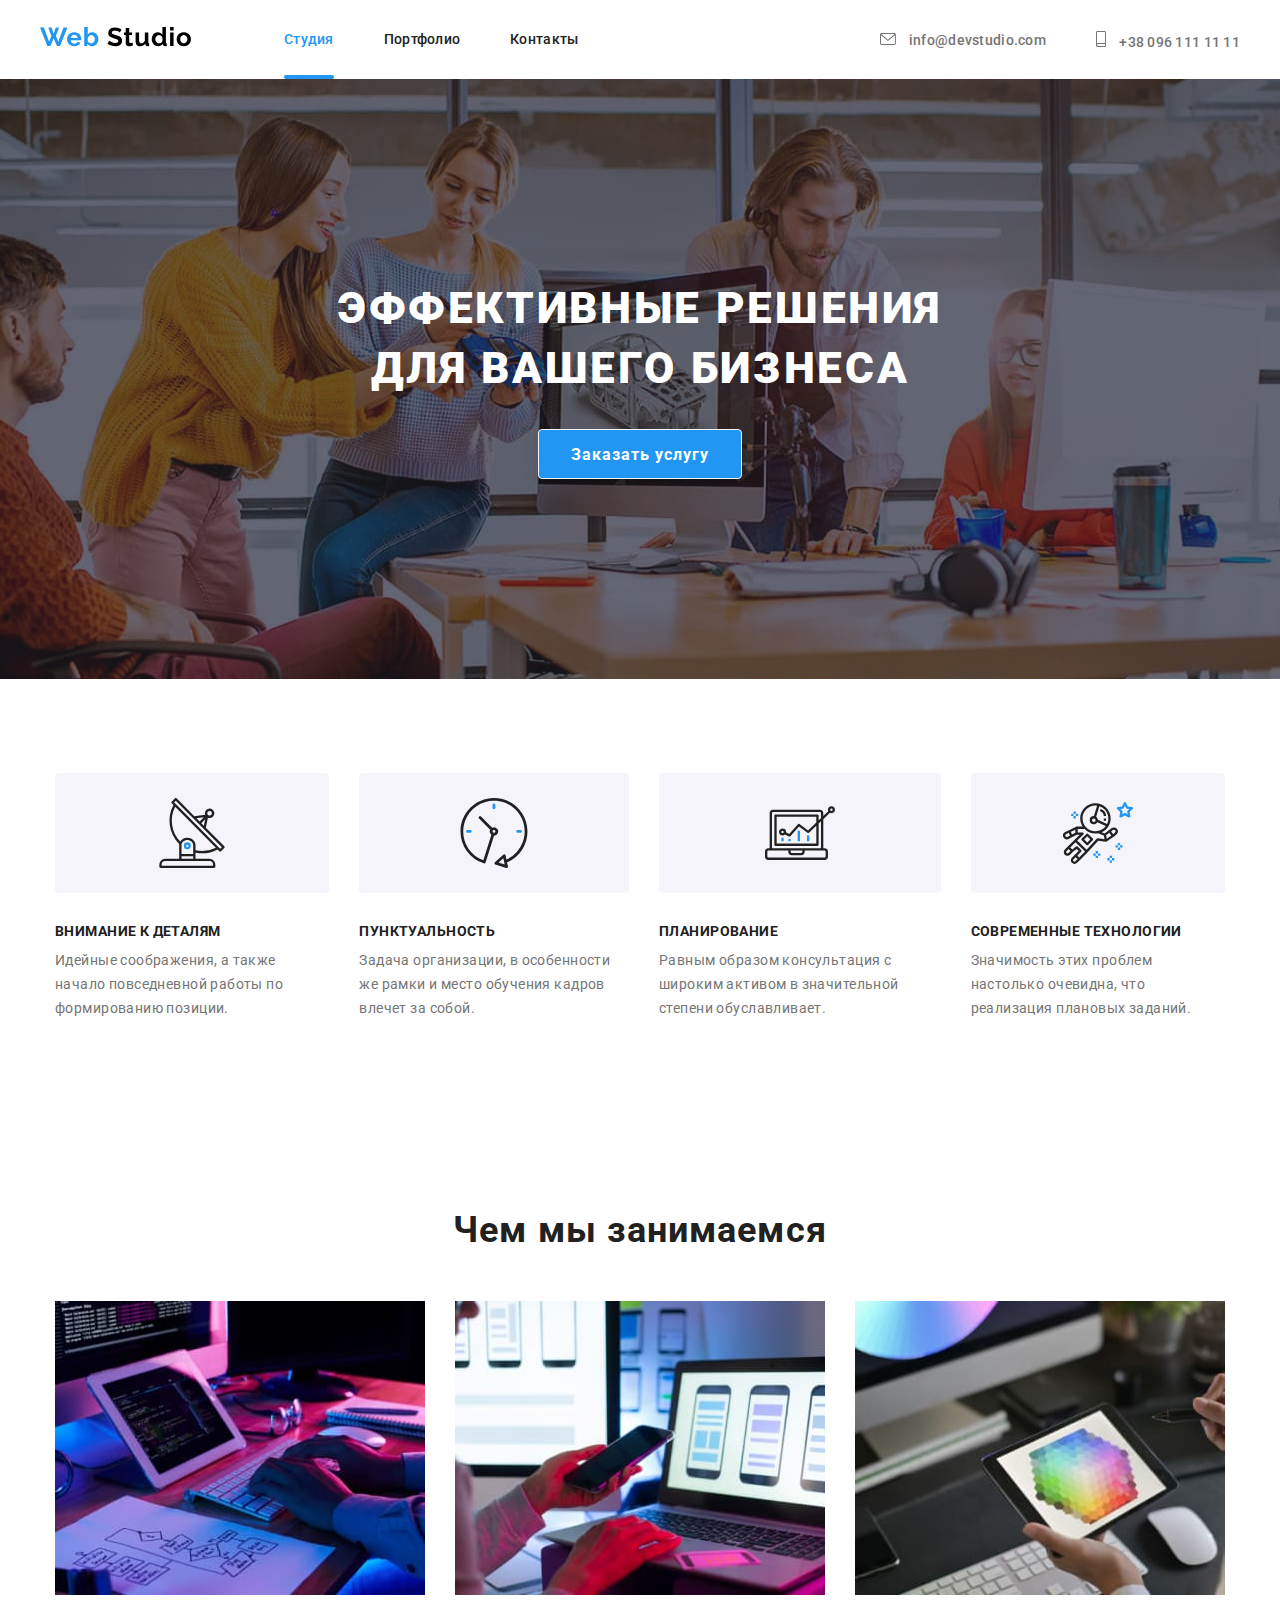
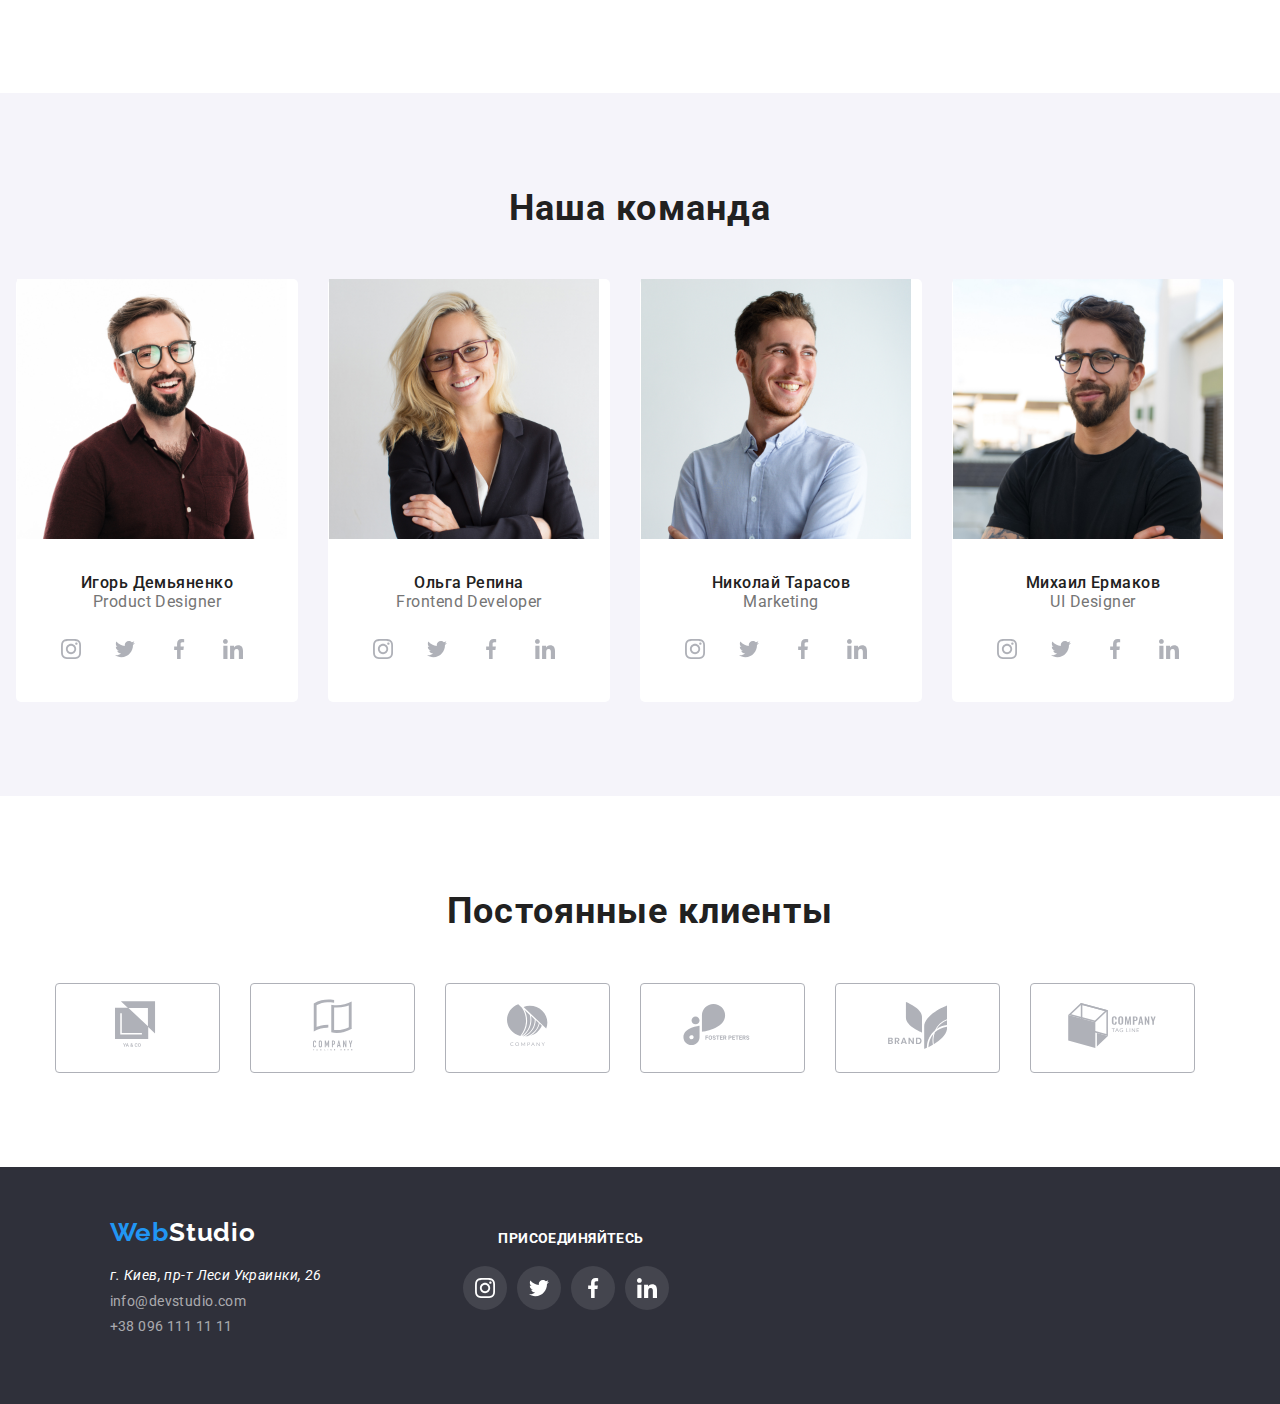
<file: index.html>
<!DOCTYPE html>
<html lang="en">

<head>
    <meta charset="UTF-8">
    <meta name="viewport" content="width=device-width, initial-scale=1.0">
    <link rel="stylesheet" href="./css/normalize.css">
    <link rel="stylesheet" href="./css/style.css">
    <link rel="preconnect" href="https://fonts.gstatic.com">
    <link
        href="https://fonts.googleapis.com/css2?family=Montserrat:wght@400;500;600;700;800&family=Roboto:wght@400;500;700&display=swap"
        rel="stylesheet">
    <link
        href="https://fonts.googleapis.com/css2?family=Montserrat:wght@400;500;600;700;800&family=Raleway:wght@700&family=Roboto:wght@400;500;700&display=swap"
        rel="stylesheet">
    <title>home-work-2</title>
</head>

<body>
    <header>
        <div class="header-box">
            <nav class="menu">
                <a class="logo link" href="#">
                    <img src="./images/WebStudio.svg" alt="логотип">
                </a>
                <ul class="nav-list list">
                    <li class="item curent"><a class="nav-item list curent" href="#">Студия</a></li>
                    <li class="item"><a class="nav-item list" href="./portfolio.html">Портфолио</a></li>
                    <li class="item"><a class="nav-item list" href="">Контакты</a></li>
                </ul>
            </nav>
            <address>
                <ul class="address list">
                    <li class="item">
                        <a class="address-item list " href="mailto:info@devstudio.com">
                            <svg class="icon-address mail">
                                <use href="./images/icons/symbol-defs.svg#icon-envelope"></use>
                            </svg>
                            info@devstudio.com
                        </a>
                    </li>
                    <li class="item">
                        <a class="address-item list" href="tel:+380961111111">
                            <svg class="icon-address tell">
                                <use href="./images/icons/symbol-defs.svg#icon-smartphone">
                                </use>
                            </svg>
                            +38 096 111 11 11 </a>
                    </li>
                </ul>
            </address>
        </div>
    </header>
    <main>
        <!--герой-->
        <section class="hero">
            <h1 class="hero-title">Эффективные решения <br>
                для вашего бизнеса</h1>
            <button class="hero-btn btn">Заказать услугу</button>
        </section>
        <!--Особенности-->
        <section class="advantages">
            <div class="container">
                <h2 class="visually-hidden"> Особенности</h2>
                <ul class="advantages-list list ">
                    <li class="advantages-item icon-antenna">
                        <h3>Внимание к деталям</h3>
                        <p>Идейные соображения, а также начало повседневной работы по формированию позиции.</p>
                    </li>
                    <li class="advantages-item icon-clock">
                        <h3>Пунктуальность</h3>
                        <p>Задача организации, в особенности же рамки и место обучения кадров влечет за собой.</p>
                    </li>
                    <li class="advantages-item icon-diagram">
                        <h3>Планирование</h3>
                        <p>Равным образом консультация с широким активом в значительной степени обуславливает.</p>
                    </li>
                    <li class="advantages-item icon-astronaut">
                        <h3>Современные технологии</h3>
                        <p>Значимость этих проблем настолько очевидна, что реализация плановых заданий.</p>
                    </li>
                </ul>
            </div>
        </section>
        <!--Чем мы занимаемся-->
        <section>
            <h2 class="section-h">Чем мы занимаемся</h2>
            <div class="container">
                <ul class="about-list list  ">
                    <li class="item">
                        <img src="./images/box1.jpg" width="370" alt="images1">
                    </li>
                    <li class="item">
                        <img src="./images/box2.jpg" width="370" alt="images2">
                    </li>
                    <li class="item">
                        <img src="./images/box3.jpg" width="370" alt="images3">
                    </li>
                </ul>
            </div>
        </section>
        <!-- наша команда -->
        <section class="team">
            <h2 class="section-h">Наша команда</h2>
            <div class="container">
                <ul class="team-list list">
                    <li class="team-card ">
                        <img src="./images/img(6).jpg" width="270" alt="photo">
                        <div class="card-des">
                            <h3>Игорь Демьяненко</h3>
                            <p>Product Designer</p>
                            <ul class="social list">
                                <li class="social-item">
                                    <a class="social-link" href="#">
                                        <svg class="social-icon">
                                            <use href=" ./images/icons/symbol-defs.svg#icon-insta">
                                            </use>
                                        </svg>
                                    </a>
                                </li>
                                <li class="social-item">
                                    <a class="social-link" href="#">
                                        <svg class="social-icon" width="20" height="20">
                                            <use href=" ./images/icons/symbol-defs.svg#icon-twitter">
                                            </use>
                                        </svg>
                                    </a>
                                </li>
                                <li class="social-item">
                                    <a class="social-link" href="#">
                                        <svg class="social-icon" width="20" height="20">
                                            <use href=" ./images/icons/symbol-defs.svg#icon-fb">
                                            </use>
                                        </svg>
                                    </a>
                                </li>
                                <li class="social-item">
                                    <a class="social-link" href="#">
                                        <svg class="social-icon" width="20" height="20">
                                            <use href="./images/icons/symbol-defs.svg#icon-in">
                                            </use>
                                        </svg>
                                    </a>
                                </li>
                            </ul>
                        </div>
                    </li>
                    <li class="team-card">
                        <img src=" ./images/img(5).jpg " width="270" alt="photo">
                        <div class="card-des">
                            <h3>Ольга Репина</h3>
                            <p>Frontend Developer</p>
                            <ul class="social list">
                                <li class="social-item">
                                    <a class="social-link" href="#">
                                        <svg class="social-icon" width="20" height="20">
                                            <use href=" ./images/icons/symbol-defs.svg#icon-insta">
                                            </use>
                                        </svg>
                                    </a>
                                </li>
                                <li class="social-item">
                                    <a class="social-link" href="#">
                                        <svg class="social-icon" width="20" height="20">
                                            <use href="./images/icons/symbol-defs.svg#icon-twitter">
                                            </use>
                                        </svg>
                                    </a>
                                </li>
                                <li class="social-item">
                                    <a class="social-link" href="#">
                                        <svg class="social-icon" width="20" height="20">
                                            <use href="./images/icons/symbol-defs.svg#icon-fb">
                                            </use>
                                        </svg>
                                    </a>
                                </li>
                                <li class="social-item">
                                    <a class="social-link" href="#">
                                        <svg class="social-icon" width="20" height="20">
                                            <use href=" ./images/icons/symbol-defs.svg#icon-in">
                                            </use>
                                        </svg>
                                    </a>
                                </li>
                            </ul>
                        </div>
                    </li>
                    <li class="team-card">
                        <img src=" ./images/img(4).jpg" width="270" alt="photo">
                        <div class="card-des">
                            <h3>Николай Тарасов</h3>
                            <p>Marketing</p>
                            <ul class="social list">
                                <li class="social-item">
                                    <a class="social-link" href="#">
                                        <svg class="social-icon" width="20" height="20">
                                            <use href=" ./images/icons/symbol-defs.svg#icon-insta">
                                            </use>
                                        </svg>
                                    </a>
                                </li>
                                <li class="social-item">
                                    <a class="social-link" href="#">
                                        <svg class="social-icon" width="20" height="20">
                                            <use href="./images/icons/symbol-defs.svg#icon-twitter">
                                            </use>
                                        </svg>
                                    </a>
                                </li>
                                <li class="social-item">
                                    <a class="social-link" href="#">
                                        <svg class="social-icon" width="20" height="20">
                                            <use href="./images/icons/symbol-defs.svg#icon-fb">
                                            </use>
                                        </svg>
                                    </a>
                                </li>
                                <li class="social-item">
                                    <a class="social-link" href="#">
                                        <svg class="social-icon" width="20" height="20">
                                            <use href=" ./images/icons/symbol-defs.svg#icon-in">
                                            </use>
                                        </svg>
                                    </a>
                                </li>
                            </ul>
                        </div>
                    </li>
                    <li class="team-card">
                        <img src=" ./images/img(3).jpg" width="270" alt="photo">
                        <div class="card-des">
                            <h3>Михаил Ермаков</h3>
                            <p>UI Designer</p>
                            <ul class="social list">
                                <li class="social-item">
                                    <a class="social-link" href="#">
                                        <svg class="social-icon" width="20" height="20">
                                            <use href=" ./images/icons/symbol-defs.svg#icon-insta">
                                            </use>
                                        </svg>
                                    </a>
                                </li>
                                <li class="social-item">
                                    <a class="social-link" href="#">
                                        <svg class="social-icon" width="20" height="20">
                                            <use href=" ./images/icons/symbol-defs.svg#icon-twitter">
                                            </use>
                                        </svg>
                                    </a>
                                </li>
                                <li class="social-item">
                                    <a class="social-link" href="#">
                                        <svg class="social-icon" width="20" height="20">
                                            <use href=" ./images/icons/symbol-defs.svg#icon-fb">
                                            </use>
                                        </svg>
                                    </a>
                                </li>
                                <li class="social-item">
                                    <a class="social-link" href="#">
                                        <svg class="social-icon" width="20" height="20">
                                            <use href=" ./images/icons/symbol-defs.svg#icon-in">
                                            </use>
                                        </svg>
                                    </a>
                                </li>
                            </ul>
                        </div>
                    </li>
                </ul>
            </div>
        </section>
        <section class="regular-clients">
            <h2>Постоянные клиенты</h2>
            <ul class="clients list">
                <li class="client">
                    <a class="clients-logo item" href=#>
                        <svg class="clients-icon" width="44.27" height="49.23">
                            <use href=" ./images/icons/symbol-defs.svg#icon-logo1" widht=""></use>
                        </svg>
                    </a>
                </li>
                <li class="client">
                    <a class="clients-logo item" href=#>
                        <svg class="clients-icon" width="40" height="52">
                            <use href=" ./images/icons/symbol-defs.svg#icon-logo2" widht=""></use>
                        </svg>
                    </a>
                </li>
                <li class="client">
                    <a class="clients-logo item" href=#>
                        <svg class="clients-icon" width="41" height="42.6">
                            <use href=" ./images/icons/symbol-defs.svg#icon-logo3" widht=""></use>
                        </svg>
                    </a>
                </li>
                <li class="client">
                    <a class=" clients-logo item" href=#>
                        <svg class="clients-icon" width="79.66" height="42.02">
                            <use href=" ./images/icons/symbol-defs.svg#icon-logo4" widht=""></use>
                        </svg>
                </li>
                <li class="client">
                    <a class=" clients-logo item" href=#>
                        <svg class="clients-icon" width="59" height="47">
                            <use href=" ./images/icons/symbol-defs.svg#icon-logo5" widht=""></use>
                        </svg>
                    </a>
                </li>
                <li class="client">
                    <a class=" clients-logo item" href=#>
                        <svg class="clients-icon" width="88.48" height="45.44">
                            <use href=" ./images/icons/symbol-defs.svg#icon-logo6" widht=""></use>
                        </svg>
                    </a>
                </li>
            </ul>
        </section>
    </main>
    <footer>
        <div class="content">
            <div class="logo-addres">
                <a class="logo-link list" href="#">
                    <span>Web</span>Studio
                </a>
                <address>
                    <ul class="contacts">
                        <li class="contacts-list list">г. Киев, пр-т Леси Украинки, 26</li>
                        <li class="contacts-list list">
                            <a class="contacts-item list" href="mailto:info@devstudio.com">info@devstudio.com
                            </a>
                        </li>
                        <li class="contacts-list list">
                            <a class="contacts-item list" href="tel:+380961111111"> +38 096 111 11 11 </a>
                        </li>
                    </ul>
                </address>
            </div>
            <div class="join">
                <h3 class="join-title">присоединяйтесь</h3>
                <ul class="social item">
                    <li class="social-item insta">
                        <a class="footer-icon" href="#">
                            <svg class="icon">
                                <use href=" ./images/icons/symbol-defs.svg#icon-insta">
                                </use>
                            </svg>
                        </a>
                    </li>
                    <li class="social-item twitter">
                        <a class="footer-icon" href="#">
                            <svg class="icon">
                                <use href=" ./images/icons/symbol-defs.svg#icon-twitter">
                                </use>
                            </svg>
                        </a>
                    </li>
                    <li class="social-item fb">
                        <a class="footer-icon" href="#">
                            <svg class="icon">
                                <use href=" ./images/icons/symbol-defs.svg#icon-fb">
                                </use>
                            </svg>
                        </a>
                    </li>
                    <li class="social-item in">
                        <a class="footer-icon" href="#">
                            <svg class="icon">
                                <use href=" ./images/icons/symbol-defs.svg#icon-in">
                                </use>
                            </svg>
                        </a>
                    </li>
                </ul>
            </div>
            <div class="form"></div>
    </footer>

</body>

</html>
</file>
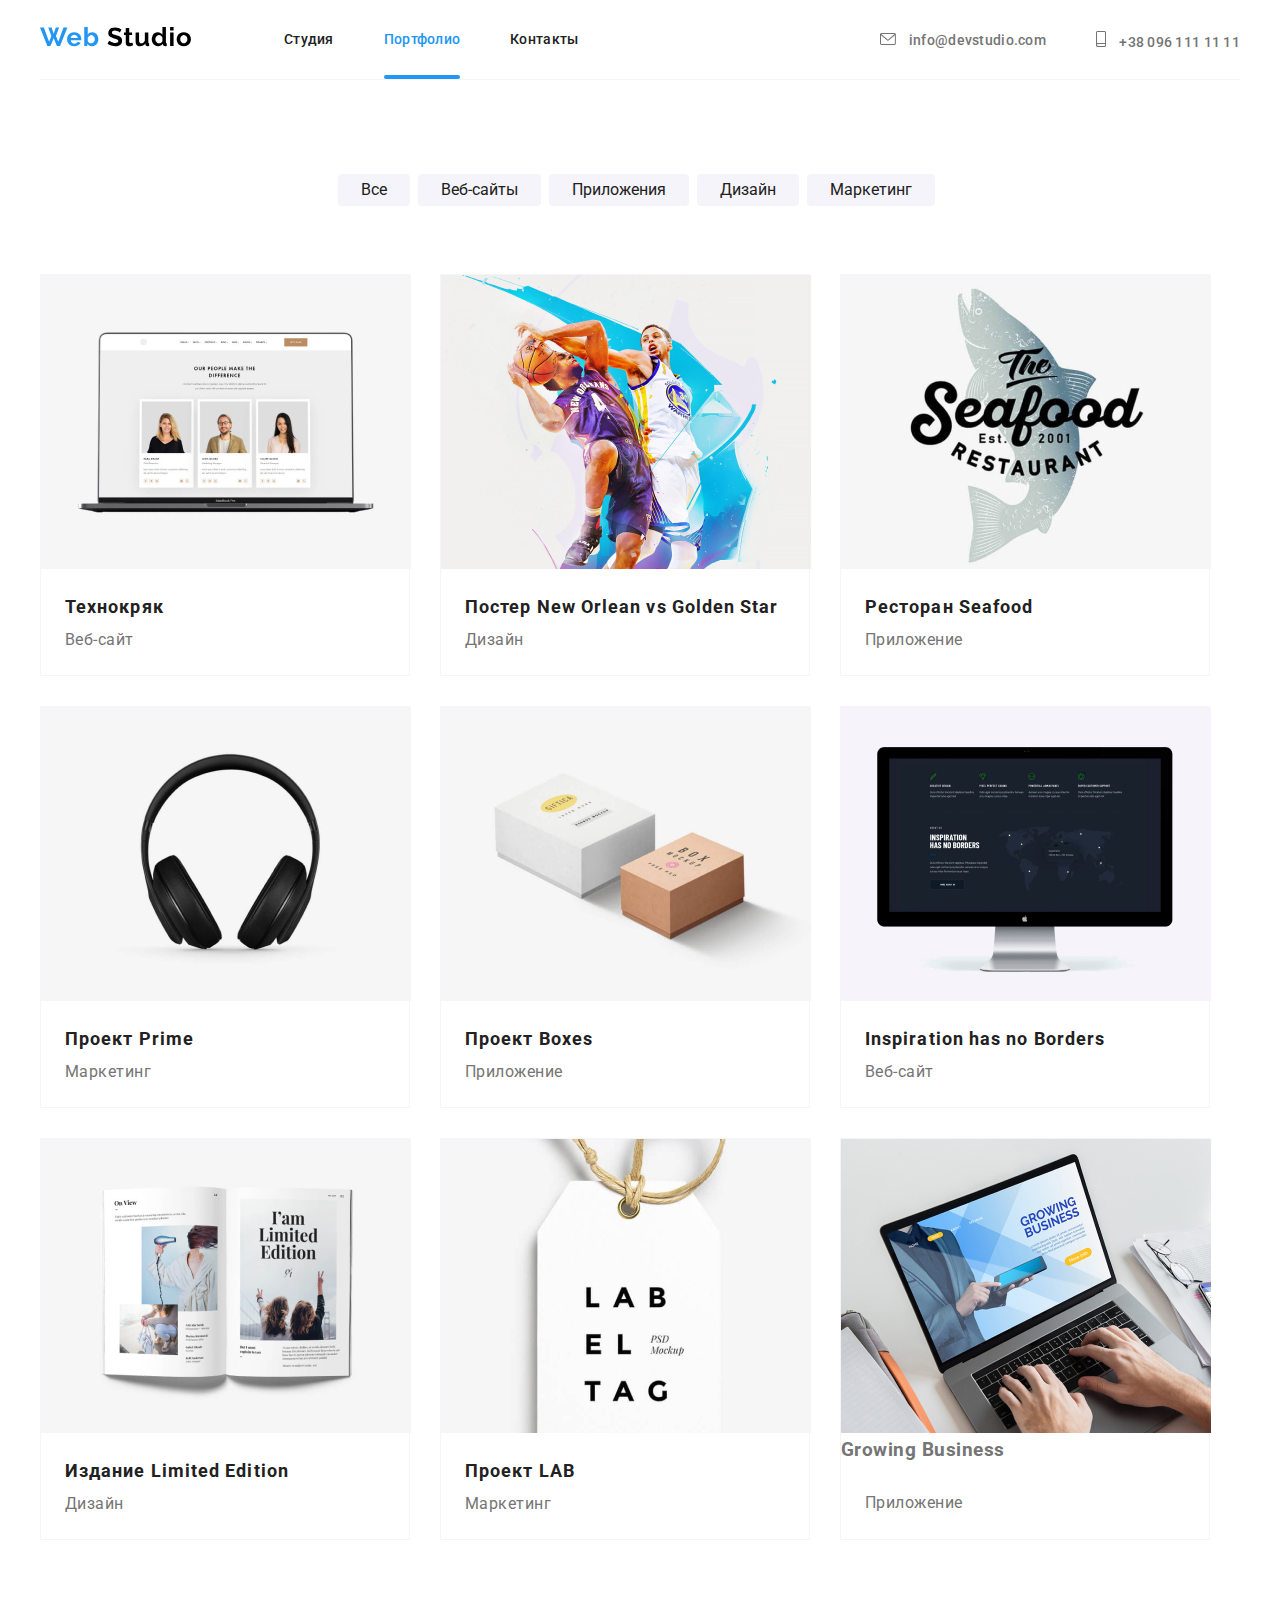
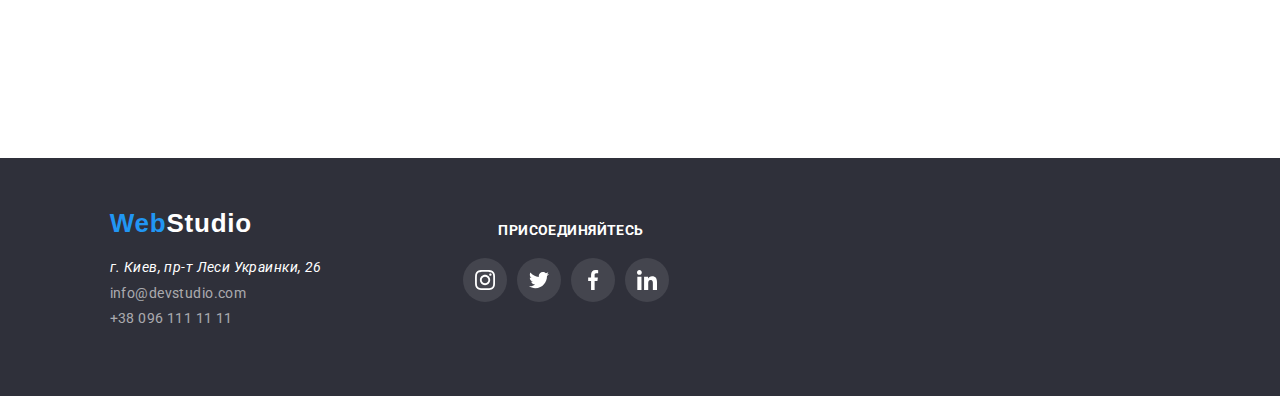
<file: portfolio.html>
<!DOCTYPE html>
<html lang="en">

<head>
    <meta charset="UTF-8">
    <meta name="viewport" content="width=device-width, initial-scale=1.0">
    <link
        href="https://fonts.googleapis.com/css2?family=Montserrat:wght@400;500;600;700;800&family=Roboto:wght@400;500;700&display=swap"
        rel="stylesheet">
    <link rel="stylesheet" href="./css/normalize.css">
    <link rel="stylesheet" href="./css/style.css">
    <title>Document</title>
</head>

<body>
    <header>
        <div class="header-box-p">
            <nav class="menu">
                <a class="logo link" href="#">
                    <img src="./images/WebStudio.svg" alt="логотип">
                </a>
                <ul class="nav-list list">
                    <li class="item"><a class="nav-item list" href="./index.html">Студия</a></li>
                    <li class="item curent"><a class="nav-item list curent" href="./index.html">Портфолио</a></li>
                    <li class="item"><a class="nav-item list" href="">Контакты</a></li>
                </ul>
            </nav>
            <address>
                <ul class="address list">
                    <li class="item">
                        <a class="address-item list " href="mailto:info@devstudio.com">
                            <svg class="icon-address mail">
                                <use href="./images/icons/symbol-defs.svg#icon-envelope"></use>
                            </svg>
                            info@devstudio.com
                        </a>
                    </li>
                    <li class="item">
                        <a class="address-item list" href="tel:+380961111111">
                            <svg class="icon-address tell">
                                <use href="./images/icons/symbol-defs.svg#icon-smartphone">
                                </use>
                            </svg>
                            +38 096 111 11 11 </a>
                    </li>
                </ul>
            </address>
        </div>

    </header>
    <main>
        <section class="portfolio">

            <h2 class="visually-hidden">Портфолио</h2>
            <!--filter-->
            <ul class="filter list">
                <li class="filter-btn">
                    <button class="btn anchor list">Все</button>
                </li>
                <li class="filter-btn">
                    <button class="btn anchor list">Веб-сайты</button>
                </li>
                <li class="filter-btn">
                    <button class="btn anchor list">Приложения</button>
                </li>
                <li class="filter-btn">
                    <button class="btn anchor list">Дизайн</button>
                </li>
                <li class="filter-btn">
                    <button class="btn anchor list">Маркетинг</button>
                </li>
            </ul>
            <div class="cards">
                <!--cards-->
                <ul class="examples list">
                    <li class="examples-card">
                        <a class="card-link list" href="#">
                            <img class="examples-img" src="./images/texnokryak.jpg" alt="сайт Технокряк">
                            <div class="card-txt">
                                <h3>Технокряк</h3>
                                <p>Веб-сайт</p>
                            </div>
                        </a>
                    </li>
                    <li class="examples-card">
                        <a class="card-link list" href="#">
                            <img class="examples-img" src="./images/poster.jpg" alt="Постер New Orlean vs Golden Star">
                            <div class="card-txt">
                                <h3>Постер New Orlean vs Golden Star</h3>
                                <p>Дизайн</p>
                            </div>
                        </a>
                    </li>
                    <li class="examples-card">
                        <a class="card-link list" href="#">
                            <img class="examples-img" src="./images/seafood.jpg" alt="Ресторан Seafood">
                            <div class="card-txt">
                                <h3>Ресторан Seafood</h3>
                                <p>Приложение</p>
                            </div>
                        </a>
                    </li>
                    <li class="examples-card">
                        <a class="card-link list" href="#">
                            <img class="examples-img" src="./images/prime.jpg" alt="Проект Prime">
                            <div class="card-txt">
                                <h3>Проект Prime</h3>
                                <p>Маркетинг</p>
                            </div>
                        </a>
                    </li>
                    <li class="examples-card">
                        <a class="card-link list" href="#">
                            <img class="examples-img" src="./images/boxes.jpg" alt="Проект Boxes">
                            <div class="card-txt">
                                <h3>Проект Boxes</h3>
                                <p>Приложение</p>
                            </div>
                        </a>
                    </li>
                    <li class="examples-card">
                        <a class="card-link list" href="#">
                            <img class="examples-img" src="./images/inspiration.jpg" alt="Inspiration has no Borders">
                            <div class="card-txt">
                                <h3>Inspiration has no Borders</h3>
                                <p>Веб-сайт</p>
                            </div>
                        </a>
                    </li>
                    <li class="examples-card">
                        <a class="card-link list" href="#">
                            <img class="examples-img" src="./images/limited.jpg" alt="Издание Limited Edition">
                            <div class="card-txt">
                                <h3>Издание Limited Edition</h3>
                                <p>Дизайн</p>
                            </div>
                        </a>
                    </li>
                    <li class="examples-card">
                        <a class="card-link list" href="#">
                            <img class="examples-img" src="./images/lab.jpg" alt="Проект LAB">
                            <div class="card-txt">
                                <h3>Проект LAB</h3>
                                <p>Маркетинг</p>
                            </div>
                        </a>
                    </li>
                    <li class="examples-card">
                        <a class="card-link list" href="#">
                            <img class="examples-img" src="./images/growing.jpg" alt="Growing Business">
                            <h3>Growing Business</h3>
                            <div class="card-txt">
                                <p>Приложение</p>
                            </div>
                        </a>
                    </li>
                </ul>
            </div>
        </section>

    </main>
    <footer>
        <div class="content">
            <div class="logo-addres">
                <a class="logo-link list" href="#">
                    <span>Web</span>Studio
                </a>
                <address>
                    <ul class="contacts">
                        <li class="contacts-list list">г. Киев, пр-т Леси Украинки, 26</li>
                        <li class="contacts-list list">
                            <a class="contacts-item list" href="mailto:info@devstudio.com">info@devstudio.com
                            </a>
                        </li>
                        <li class="contacts-list list">
                            <a class="contacts-item list" href="tel:+380961111111"> +38 096 111 11 11 </a>
                        </li>
                    </ul>
                </address>
            </div>
            <div class="join">
                <h3 class="join-title">присоединяйтесь</h3>
                <ul class="social item">
                    <li class="social-item insta">
                        <a class="footer-icon" href="#">
                            <svg class="icon">
                                <use href="./images/icons/symbol-defs.svg#icon-insta">
                                </use>
                            </svg>
                        </a>
                    </li>
                    <li class="social-item twitter">
                        <a class="footer-icon" href="#">
                            <svg class="icon">
                                <use href="./images/icons/symbol-defs.svg#icon-twitter">
                                </use>
                            </svg>
                        </a>
                    </li>
                    <li class="social-item fb">
                        <a class="footer-icon" href="#">
                            <svg class="icon">
                                <use href="./images/icons/symbol-defs.svg#icon-fb">
                                </use>
                            </svg>
                        </a>
                    </li>
                    <li class="social-item in">
                        <a class="footer-icon" href="#">
                            <svg class="icon">
                                <use href="./images/icons/symbol-defs.svg#icon-in">
                                </use>
                            </svg>
                        </a>
                    </li>
                </ul>
            </div>
            <div class="form"></div>
    </footer>
</body>

</html>
</file>
<file: css/style.css>
/* палитра цветов
black-color: #000000
blue accent-color: #2196F3;
grey p -text: #757575;
text-h-color: #212121;
контакты в подвале: rgba(255, 255, 255, 0.6);
}*/

:root {
    --primari-text-color: #757575;
    --title-text-color: #212121;
    --accent-color: #2196F3;
    --white-color: #ffffff;
    --black-color: #2F303A;
    --section-color: #F5F4FA;
    --footer-w-color: rgba(255, 255, 255, 0.6);
    --border-color:#AFB1B8;
    --icon-color: #AFB1B8;
    --icon-bgc-footer:rgba(255, 255, 255, 0.1);
}


body {
    color: var(--primari-text-color);
    font-family: 'Roboto', sans-serif;
    list-style: none;
    text-decoration: none;

}


.visually-hidden {
    position: absolute;
    width: 1px;
    height: 1px;
    margin: -1px;
    border: 0;
    padding: 0;

    white-space: nowrap;
    clip-path: inset(100%);
    clip: rect(0 0 0 0);
    overflow: hidden;
}

.list,
.nav-item {
    list-style: none;
    text-decoration: none;
}

.header-box {
    display: flex;
    align-items: center;
    justify-content: space-between;
    width: 1200px;
    margin: 0 auto;
}


.menu {
    display: flex;
    align-items: center;
    justify-content: space-around;
}

.nav-list {
    display: flex;
    margin-left: 93px;
}

.nav-list .item.curent  ::after {
    content: "";
    width: inherit;
    height: 4px;
    background: var(--accent-color);
    border-radius: 2px;
    display: flex;
    margin-top: 27px;

}

.nav-list .item+.item {
    margin-left: 50px;
}

.nav-item {
    display: block;
    padding-top: 32px;
    /* padding-bottom: 32px; */
    font-size: 14px;
    font-weight: 500;
    line-height: 1.14;
    letter-spacing: 0.02em;
    color: var(--title-text-color);
}

.nav-item:hover,
.nav-item:focus {
    color: var(--accent-color);
}

.curent {
    color: var(--accent-color);
}
/* .item::after {
    
    content: "";
   border: red;
    color: var(--accent-color);
    size: inherit;
} */

.address {
    display: flex;
    margin-left: auto;
}

.address .item:not(:last-child) {
    margin-right: 50px;
}

.address-item:hover,
.address-item:focus,
.address-item:hover svg,
.address-item:focus svg {
    color: var(--accent-color);
    fill: var(--accent-color);
}


.address a {
    font-family: Roboto;
    font-style: normal;
    font-weight: 500;
    font-size: 14px;
    line-height: 1.142px;
    letter-spacing: 0.02em;
    color: var(--primari-text-color);
}

.address li {
    display: flex;
    align-items: center;
    
}

.icon-address {
    display: inline-block;
    margin-right: 10px;
    fill: var(--primari-text-color);
    
}
.mail{
    width: 16px;
    height: 12px;

}
.tell {
    width: 10px;
    height: 16px;
}


.icon-address:hover,
.icon-address:focus {
 fill: var(--accent-color);
 }
    
 
.hero {
    text-align: center;
    justify-items: center;
    padding-top: 200px;
    padding-bottom: 200px;
    max-width: 1600px;
    margin: 0 auto;
    background-color: var(--black-color);
    color: var(--white-color);
    background-image: linear-gradient(
        to right,
         rgba(47, 48, 58, 0.4),
         rgba(47, 48, 58, 0.4)
         ), 
    url(../images/hero.jpg);
    background-repeat: no-repeat;
    background-size: cover;
    background-position: center;

}

.hero-title {
    font-weight: 900;
    font-size: 44px;
    margin-bottom: 30px;
    line-height: 1.36;
    letter-spacing: 0.06em;
    text-transform: uppercase;
}

.hero .hero-btn {
    font: roboto;
    background-color: var(--accent-color);
    color: var(--white-color);
    border-radius: 4px;
    padding: 10px 32px;
    height: 50px;
    box-shadow: 0px 4px 4px rgba(0, 0, 0, 0.15);
    font-weight: bold;
    font-size: 16px;
    line-height: 1.875;
    letter-spacing: 0.06em;
}

.hero-btn:hover,
.hero-btn:focus,
.filter .btn:hover,
.filter .btn:focus {
    font: roboto;
    background-color: var(--accent-color);
    color: var(--white-color);


}

.container {
    display: flex;
    width: 1200px;
    padding-right: 15px;
    padding-left: 15px;
    justify-content: center;
    margin: 0 auto;
    padding-bottom: 94px;
}


/* Оссобености */
.advantages {
    margin-left: auto;
    margin-right: auto;
    padding-top: 94px;
    padding-bottom: 94px;
}


.advantages-list {
    display: flex;
    justify-content: space-around;
}

.advantages-list li:not(:last-child) {
    margin-right: 30px;
}

.advantages-item {
    display: block;
}

.advantages-item::before { 
    display: block;
    height: 120px;
    content: '';
    background: var(--section-color);
    background-repeat: no-repeat;
    background-size: contain;
    background-position: center;
    border-radius: 4px;
    margin-bottom: 30px;
}

.icon-antenna::before {
    background-size: 70px;
    background-image: url(../images/icons/antenna.svg);
 
}

.icon-clock::before {
    background-size: 70px;
   background-image: url(../images/icons/clock.svg);
}
.icon-diagram::before {
    background-size: 70px;
    background-image: url(../images/icons/diagram.svg);
}
.icon-astronaut::before {
    background-size: 70px;
    background-image: url(../images/icons/astronaut.svg);
}


.advantages-item h3 {
    font-weight: 700;
    font-size: 14px;
    line-height: 1.143;
    letter-spacing: 0.03em;
    text-transform: uppercase;
    color: var(--title-text-color);
    margin: 0;
    margin-bottom: 10px;
}

.advantages-item p {
    font-weight: 400;
    font-size: 14px;
    line-height: 1.714;
    letter-spacing: 0.03em;
    margin: 0;

}

/* чем ьы занимаемся */

.section-h {
    font-weight: 700;
    font-size: 36px;
   margin-bottom: 50px;
    text-align: center;
    line-height: 1.167;
    letter-spacing: 0.03em;
    color: var(--title-text-color);
}

.about-list {
    display: flex;
}

.about-list .item:not(:last-child) {
    margin-right: 30px;

}

.team {
    background-color:var(--section-color);
    padding-top: 94px;
}

.team-list {
    display: flex;
}

.team-card {
    margin-right: 30px;
    background-color: var(--white-color);
    border-bottom: 1px solid transparent;
    border-left: 1px solid transparent;
    border-right: 1px solid transparent;
    border-radius: 5px;
    /* добавить тень внизу карточки */
}

.card-des>h3 {
    font-weight: 500;
    font-size: 16px;
    line-height: 1.187;
    letter-spacing: 0.03em;
    color: var(--title-text-color);
    margin: 0;
    text-align: center;
}

.card-des p {
    font-size: 16px;
    line-height: 1.1875;
    text-align: center;
    letter-spacing: 0.03em;
    color: var(--primari-text-color);
}


.card-des {
    border-right: 1px solid 3 transparent;
    padding-top: 30px;
}
.social {
    list-style: none;
    display: flex;    
    margin: 16px 32px 30px 32px;
}

.social-item  {
    display: flex;
    
    
}

.social-link {
    display: flex;
    justify-content: center;
    align-items:center;
    width:44px;
    height: 44px;
    border-radius: 50%;
    background:var(--white-color);
    margin-right: 10px;
   
}

.social-icon {
    display: block;
    align-items:center;
    height: 20px;
    width: 20px;
    fill: var(--icon-color);
    background-position: center;
}

.social-link:hover,
.social-link:focus,
.social-link:hover svg,
.social-link:focus svg {
    background:var(--accent-color);
    fill: var(--white-color);
   
}


.regular-clients {
  /* display: flex; */
  width: 1200px;
  padding-right: 15px;
  padding-left: 15px;
  padding-top: 94px;
  justify-content: center;
  margin: 0 auto;
  padding-bottom: 94px;
}

.regular-clients h2 {

    font-weight: 700;
    font-size: 36px;
    line-height: 1.1719;
    text-align: center;
    letter-spacing: 0.03em;
    color: var(--title-text-color);
    margin-bottom: 50px;
}

.clients {
  display: flex;
 
}

.client {
    width: calc((100% - 150px) / 6);
    height: 90px;
    border: 1px solid var(--border-color);
    border-radius: 4px;
    margin-right: 30px;
    display: flex;
    align-items:center;
    justify-content: center;
}
.client :last-child {
    margin-right: 0px;
}

.clients-logo {

    fill: var(--icon-color);
    
}

.client:hover,
.client:focus,
.client:hover svg,
.client:focus svg {
    border-color: var(--accent-color);
    fill:var(--accent-color);
}


/* футер */
footer {
    background-color: var(--black-color);
}

.content {
    display: flex;
    width: 1200px;
    padding: 0 15px;
    margin: 0 auto;
    justify-content: space-around;
    align-items:center;

}

.logo-addres {
    display: block;
    padding-top: 50px;

}

.logo-link {
    display: block;
    margin-bottom: 20px;
    font-family: 'Raleway', sans-serif;
    font-weight: 700;
    font-size: 26px;
    line-height: 1.19;
    letter-spacing: 0.03em;
    color: var(--white-color);
 
}

.logo-link span {
    color: var(--accent-color)
}

.contacts {
    font-weight: 400;
    font-size: 14px;
    line-height: 1.174;
    letter-spacing: 0.03em;
    color: var(--white-color);
    padding-bottom: 60px;
}

.contacts-list {
    margin-bottom: 9px;
}

.contacts a {
font-style: normal;
font-weight: normal;
font-size: 14px;
line-height: 1.72px;
letter-spacing: 0.03em;
color: var(--footer-w-color);
margin-bottom: 9px;
}
.address-item :last-child{
    margin-bottom: 0px;
}
.join {
    /* display: block; */
    justify-content: space-around;
    align-items:left;
}
.join-title {
    text-align: center;
    font-family: Roboto;
    font-style: normal;
    font-weight: bold;
    font-size: 14px;
    line-height: 1.1429;
    letter-spacing: 0.03em;
    text-transform: uppercase;
    color: var(--white-color);
    margin-bottom: 20px;
}

.join .social {
    list-style: none;
    display: flex;
    justify-content: space-around;
    
}
.footer-icon {
    display: flex;
    justify-content: center;
    align-items:center;
    width: 44px;
    height: 44px;
    border-radius: 50%;
    background-color: var(--icon-bgc-footer);
    margin-right: 10px;   
    
}
.icon {
    width: 20px;
    height: 20px;
    display: flex;
    fill: var(--white-color);
}

.footer-icon:hover,
.footer-icon:focus {
    background-color: var(--accent-color);
}

.form {
    display: block;
   width: 350px;
}

/* страница портфолио */

.header-box-p {
    display: flex;
    align-items: center;
    justify-content: space-between;
    width: 1200px;
    border-bottom: 1px solid var(--section-color);
    margin: 0 auto
    
}
.portfolio {
   display: flex;
    padding-bottom: 94px;
    width: 1200px;
    padding-top: 94px;
    /* padding-right: 15px;
    padding-left: 15px; */
    justify-content: center;
    margin: 0 auto;
    flex-wrap: wrap;
}

.filter {
    display: flex;
    justify-content: center;
    /* align-items: start;
    margin-right: auto; */
    margin-bottom: 34px ;
    /* margin-left: auto; */
    color: var(--title-text-color);
    font-weight: 500;
    font-size: 16px;
    line-height: 1.625;
    letter-spacing: 0.03em;
}
.filter-btn {
    display: block;
    margin-right: 8px;
    border-radius: 4px;
    /* padding:0 22px; */
}

.filter-btn:hover,
.filter-btn:focus {
    background-color: var(--accent-color);
    
}

.filter .filter-btn :not(:last-child) {
    margin-right: 8px;
}

.btn {
    color: var(--title-text-color);
    background-color: var(--section-color);
    border: 1px solid var(--section-color);
    border-radius: 4px;
    padding: 6px 22px;

}

.cards {
 display: flex;
 justify-content: center;

}
.examples {
    display: flex;
    flex-wrap: wrap;
    /* justify-content: center; */
    margin-right: auto;
    margin-left: auto;
    width: 1200px;
    padding-top:34px;
    /* padding-left: 15px;
    padding-right: 15px; */
    padding-bottom: 94px;
}


.examples .examples-card:not(:nth-child(3n)){
    margin-right: 30px;
    
}
.examples .examples-card:nth-child(n + 3){
    margin-bottom: 30px;
}
.examples-card {
    display: block;
    width: 370px;

    margin-bottom: 30px;
    border: 1px solid var(--section-color);
}
.examples-card:hover,
.examples-card:focus {
    box-shadow: 0px 1px 1px rgba(0, 0, 0, 0.12),
    0px 4px 4px rgba(0, 0, 0, 0.06),
    1px 4px 6px rgba(0, 0, 0, 0.16);

}
.examples-img {
    display: block;
}
.card-txt {
    padding-top: 20px;
    padding-bottom: 20px;
    padding-right: 24px;
    padding-left: 24px;
}

.card-txt h3 {
    font-weight: 700;
    font-size: 18px;
    line-height: 2;
    letter-spacing: 0.06em;
    color: var(--title-text-color);
 }

.card-link {
    font-weight: 400;
    font-size: 16px;
    line-height: 1.875;
    letter-spacing: 0.03em;
    color: var(--primari-text-color);
}
</file>
